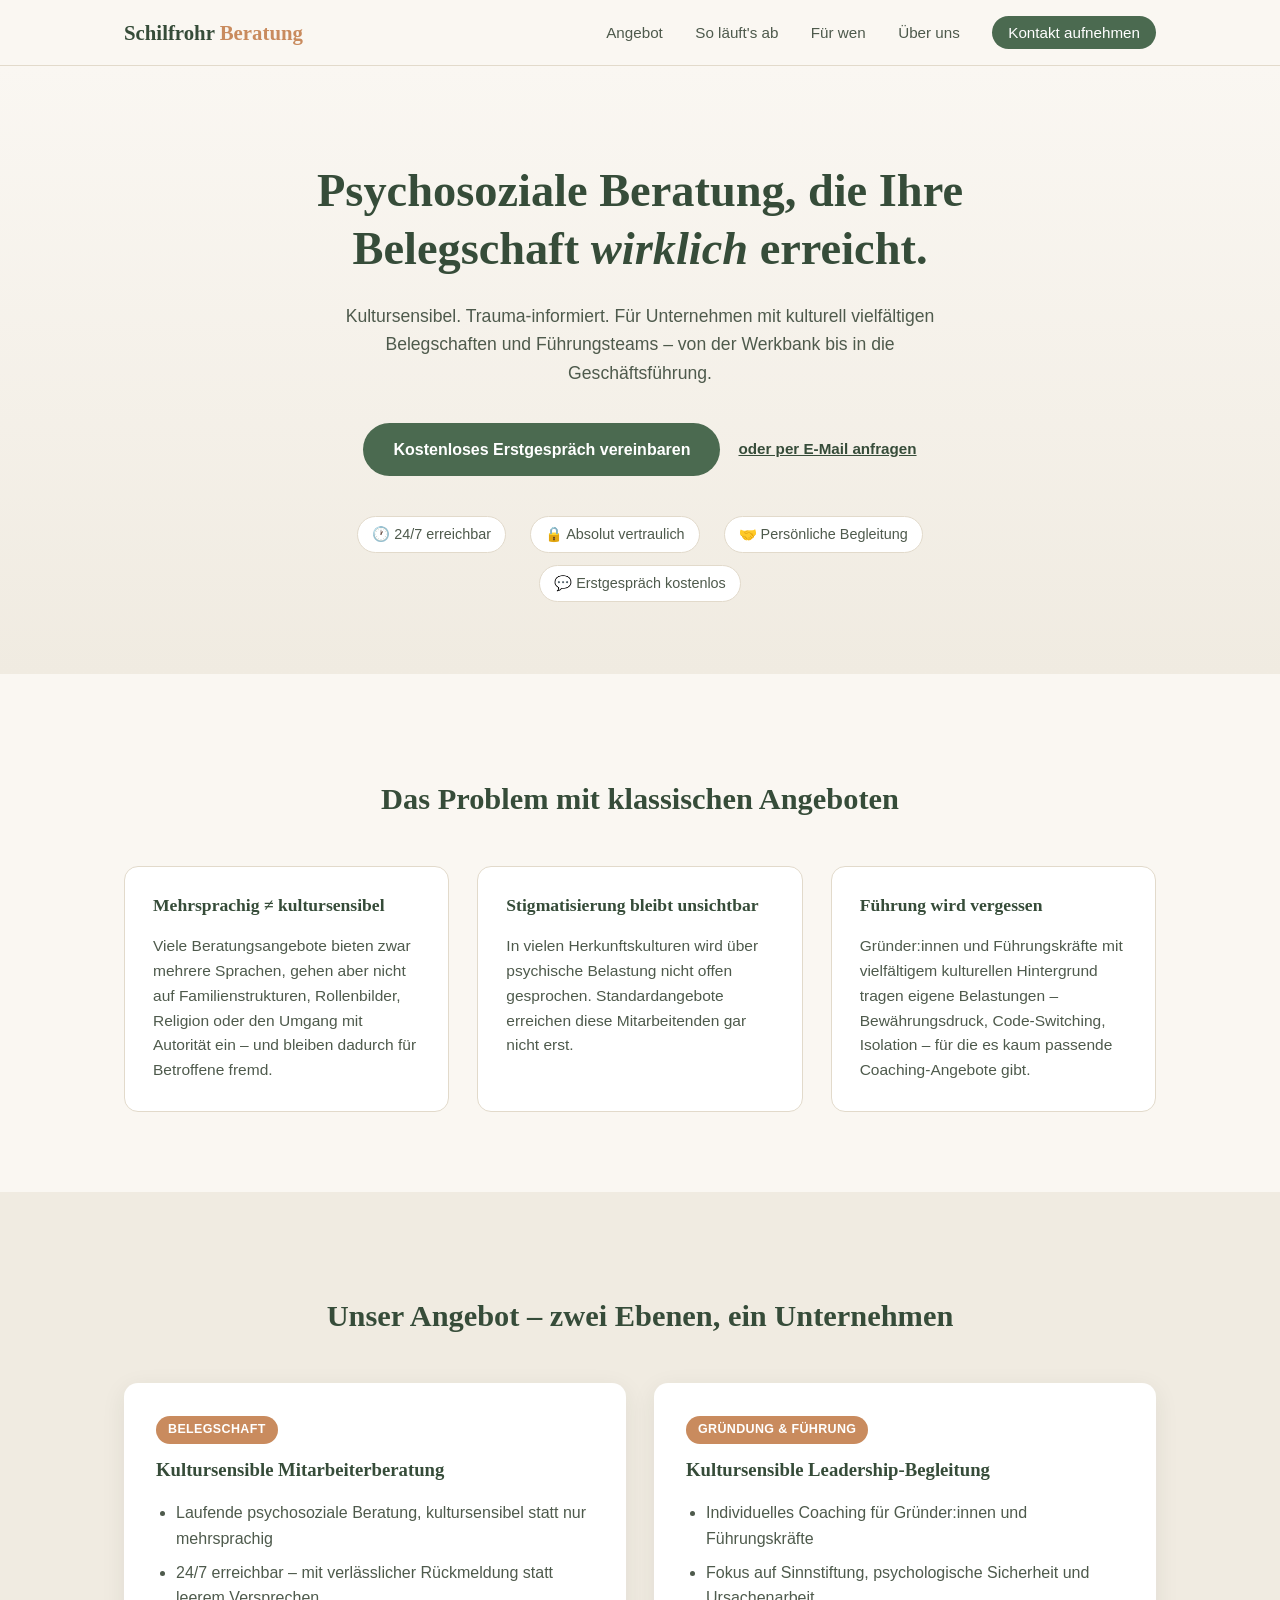
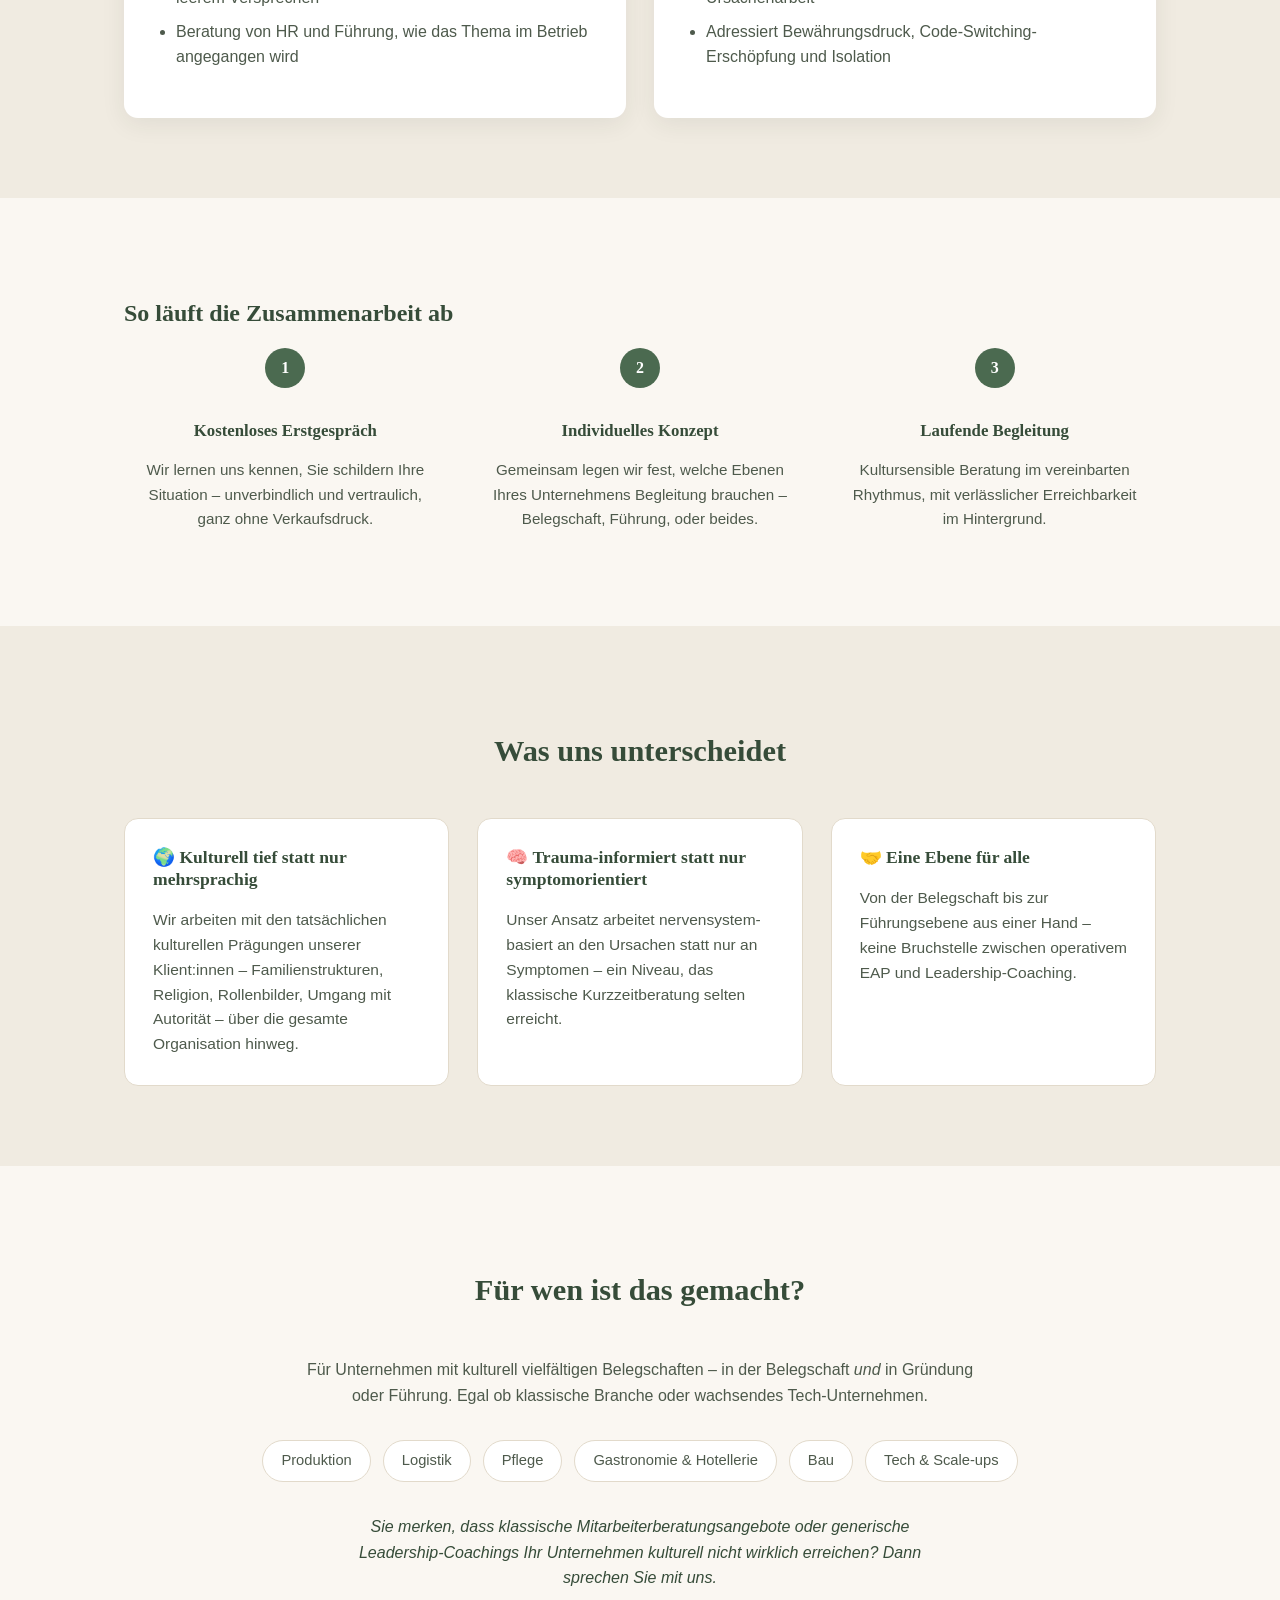
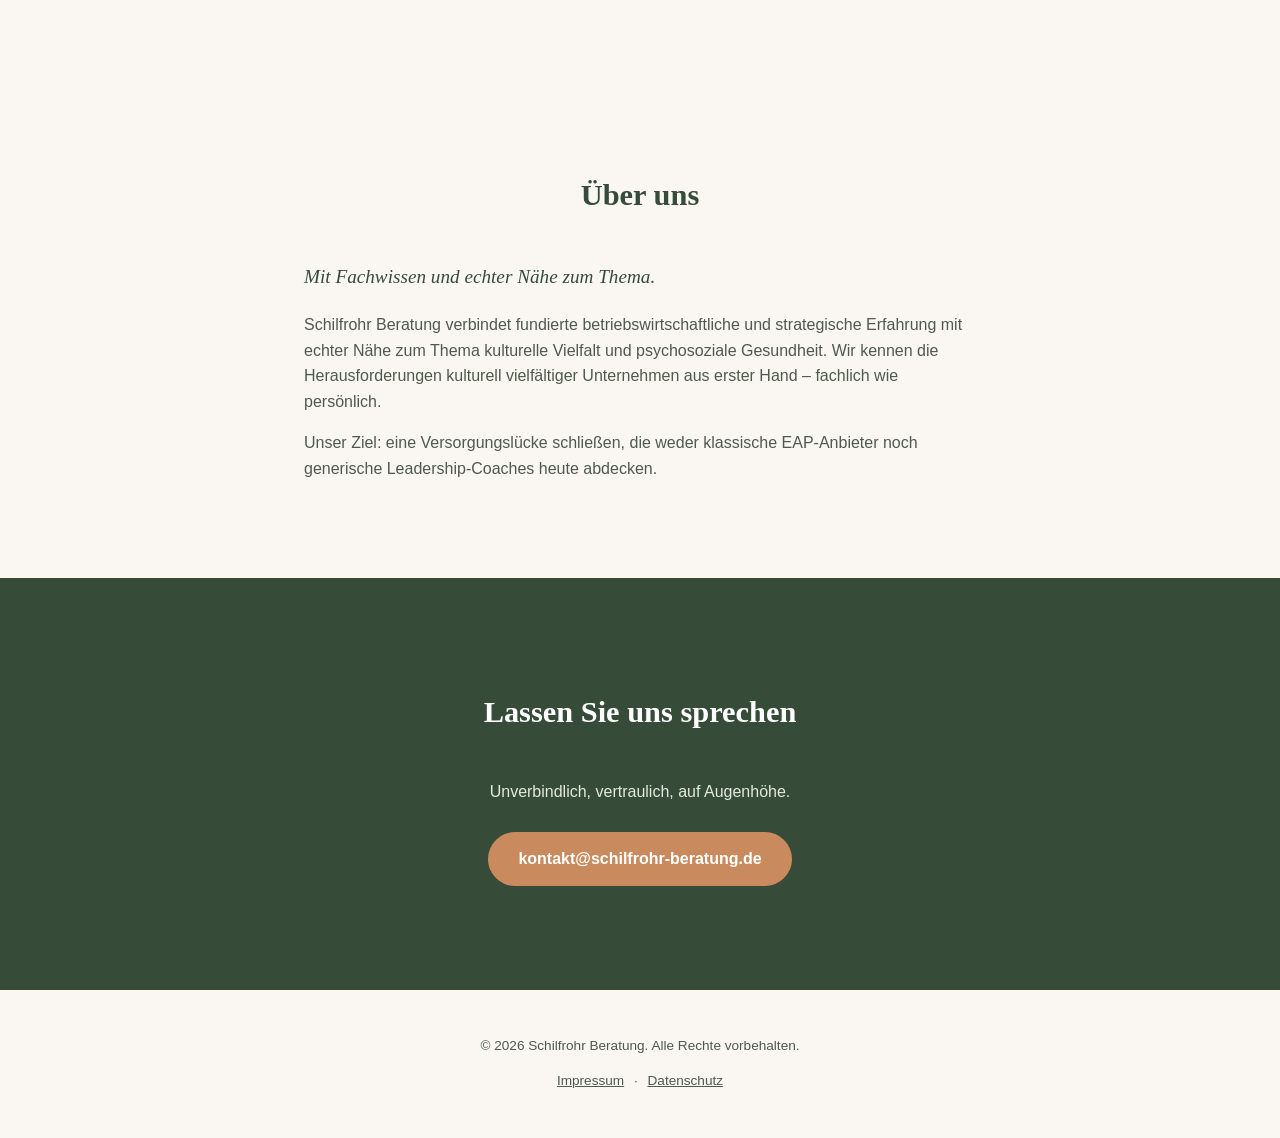
<file: index.html>
<!DOCTYPE html>
<html lang="de">
<head>
<meta charset="UTF-8">
<meta name="viewport" content="width=device-width, initial-scale=1.0">
<title>Schilfrohr Beratung – Kultursensible psychosoziale Beratung für Unternehmen</title>
<meta name="description" content="Kultursensible und trauma-informierte psychosoziale Beratung für kulturell vielfältige Unternehmen – für Belegschaft und Führung.">
<link rel="stylesheet" href="style.css">
</head>
<body>

<header class="site-header">
  <div class="container header-inner">
    <a href="#" class="logo">Schilfrohr <span>Beratung</span></a>
    <nav>
      <a href="#angebot">Angebot</a>
      <a href="#ablauf">So läuft's ab</a>
      <a href="#zielgruppe">Für wen</a>
      <a href="#ueber-uns">Über uns</a>
      <a href="#kontakt" class="nav-cta">Kontakt aufnehmen</a>
    </nav>
  </div>
</header>

<section class="hero">
  <div class="container">
    <h1>Psychosoziale Beratung, die Ihre Belegschaft <em>wirklich</em> erreicht.</h1>
    <p class="hero-sub">
      Kultursensibel. Trauma-informiert. Für Unternehmen mit kulturell
      vielfältigen Belegschaften und Führungsteams –
      von der Werkbank bis in die Geschäftsführung.
    </p>
    <div class="hero-ctas">
      <a href="#kontakt" class="btn-primary">Kostenloses Erstgespräch vereinbaren</a>
      <a href="mailto:kontakt@schilfrohr-beratung.de" class="btn-secondary">oder per E-Mail anfragen</a>
    </div>
    <div class="trust-strip">
      <span>🕐 24/7 erreichbar</span>
      <span>🔒 Absolut vertraulich</span>
      <span>🤝 Persönliche Begleitung</span>
      <span>💬 Erstgespräch kostenlos</span>
    </div>
  </div>
</section>

<section class="problem">
  <div class="container">
    <h2>Das Problem mit klassischen Angeboten</h2>
    <div class="problem-grid">
      <div class="problem-card">
        <h3>Mehrsprachig ≠ kultursensibel</h3>
        <p>Viele Beratungsangebote bieten zwar mehrere Sprachen, gehen aber
        nicht auf Familienstrukturen, Rollenbilder, Religion oder den
        Umgang mit Autorität ein – und bleiben dadurch für Betroffene fremd.</p>
      </div>
      <div class="problem-card">
        <h3>Stigmatisierung bleibt unsichtbar</h3>
        <p>In vielen Herkunftskulturen wird über psychische Belastung nicht
        offen gesprochen. Standardangebote erreichen diese Mitarbeitenden
        gar nicht erst.</p>
      </div>
      <div class="problem-card">
        <h3>Führung wird vergessen</h3>
        <p>Gründer:innen und Führungskräfte mit vielfältigem kulturellen
        Hintergrund tragen eigene Belastungen – Bewährungsdruck,
        Code-Switching, Isolation – für die es kaum passende
        Coaching-Angebote gibt.</p>
      </div>
    </div>
  </div>
</section>

<section class="angebot" id="angebot">
  <div class="container">
    <h2>Unser Angebot – zwei Ebenen, ein Unternehmen</h2>
    <div class="angebot-grid">
      <div class="angebot-card">
        <span class="tag">Belegschaft</span>
        <h3>Kultursensible Mitarbeiterberatung</h3>
        <ul>
          <li>Laufende psychosoziale Beratung, kultursensibel statt nur mehrsprachig</li>
          <li>24/7 erreichbar – mit verlässlicher Rückmeldung statt leerem Versprechen</li>
          <li>Beratung von HR und Führung, wie das Thema im Betrieb angegangen wird</li>
        </ul>
      </div>
      <div class="angebot-card">
        <span class="tag">Gründung &amp; Führung</span>
        <h3>Kultursensible Leadership-Begleitung</h3>
        <ul>
          <li>Individuelles Coaching für Gründer:innen und Führungskräfte</li>
          <li>Fokus auf Sinnstiftung, psychologische Sicherheit und Ursachenarbeit</li>
          <li>Adressiert Bewährungsdruck, Code-Switching-Erschöpfung und Isolation</li>
        </ul>
      </div>
    </div>
  </div>
</section>

<section class="ablauf" id="ablauf">
  <div class="container">
    <h2>So läuft die Zusammenarbeit ab</h2>
    <div class="ablauf-grid">
      <div class="ablauf-step">
        <span class="step-num">1</span>
        <h3>Kostenloses Erstgespräch</h3>
        <p>Wir lernen uns kennen, Sie schildern Ihre Situation – unverbindlich
        und vertraulich, ganz ohne Verkaufsdruck.</p>
      </div>
      <div class="ablauf-step">
        <span class="step-num">2</span>
        <h3>Individuelles Konzept</h3>
        <p>Gemeinsam legen wir fest, welche Ebenen Ihres Unternehmens
        Begleitung brauchen – Belegschaft, Führung, oder beides.</p>
      </div>
      <div class="ablauf-step">
        <span class="step-num">3</span>
        <h3>Laufende Begleitung</h3>
        <p>Kultursensible Beratung im vereinbarten Rhythmus, mit
        verlässlicher Erreichbarkeit im Hintergrund.</p>
      </div>
    </div>
  </div>
</section>

<section class="usp">
  <div class="container">
    <h2>Was uns unterscheidet</h2>
    <div class="usp-grid">
      <div class="usp-item">
        <h3>🌍 Kulturell tief statt nur mehrsprachig</h3>
        <p>Wir arbeiten mit den tatsächlichen kulturellen Prägungen unserer
        Klient:innen – Familienstrukturen, Religion, Rollenbilder, Umgang
        mit Autorität – über die gesamte Organisation hinweg.</p>
      </div>
      <div class="usp-item">
        <h3>🧠 Trauma-informiert statt nur symptomorientiert</h3>
        <p>Unser Ansatz arbeitet nervensystem-basiert an den Ursachen statt
        nur an Symptomen – ein Niveau, das klassische Kurzzeitberatung
        selten erreicht.</p>
      </div>
      <div class="usp-item">
        <h3>🤝 Eine Ebene für alle</h3>
        <p>Von der Belegschaft bis zur Führungsebene aus einer Hand – keine
        Bruchstelle zwischen operativem EAP und Leadership-Coaching.</p>
      </div>
    </div>
  </div>
</section>

<section class="zielgruppe" id="zielgruppe">
  <div class="container">
    <h2>Für wen ist das gemacht?</h2>
    <p class="zielgruppe-intro">
      Für Unternehmen mit kulturell vielfältigen Belegschaften – in der
      Belegschaft <em>und</em> in Gründung oder Führung. Egal ob klassische
      Branche oder wachsendes Tech-Unternehmen.
    </p>
    <div class="branchen">
      <span>Produktion</span>
      <span>Logistik</span>
      <span>Pflege</span>
      <span>Gastronomie &amp; Hotellerie</span>
      <span>Bau</span>
      <span>Tech &amp; Scale-ups</span>
    </div>
    <p class="zielgruppe-note">
      Sie merken, dass klassische Mitarbeiterberatungsangebote oder generische
      Leadership-Coachings Ihr Unternehmen kulturell nicht wirklich erreichen?
      Dann sprechen Sie mit uns.
    </p>
  </div>
</section>

<section class="ueber-uns" id="ueber-uns">
  <div class="container ueber-uns-inner">
    <div>
      <h2>Über uns</h2>
      <p class="ueber-uns-lead">Mit Fachwissen und echter Nähe zum Thema.</p>
      <p>
        Schilfrohr Beratung verbindet fundierte betriebswirtschaftliche und
        strategische Erfahrung mit echter Nähe zum Thema kulturelle
        Vielfalt und psychosoziale Gesundheit. Wir kennen die
        Herausforderungen kulturell vielfältiger Unternehmen aus erster
        Hand – fachlich wie persönlich.
      </p>
      <p>
        Unser Ziel: eine Versorgungslücke schließen, die weder klassische
        EAP-Anbieter noch generische Leadership-Coaches heute abdecken.
      </p>
    </div>
  </div>
</section>

<section class="kontakt" id="kontakt">
  <div class="container kontakt-inner">
    <h2>Lassen Sie uns sprechen</h2>
    <p>Unverbindlich, vertraulich, auf Augenhöhe.</p>
    <a class="btn-primary" href="mailto:kontakt@schilfrohr-beratung.de">
      kontakt@schilfrohr-beratung.de
    </a>
    <p class="kontakt-note">
      <!-- TODO: E-Mail-Adresse, Telefonnummer und ggf. Kontaktformular ergänzen -->
    </p>
  </div>
</section>

<footer class="site-footer">
  <div class="container">
    <p>&copy; <span id="year"></span> Schilfrohr Beratung. Alle Rechte vorbehalten.</p>
    <p class="footer-links"><a href="impressum.html">Impressum</a> · <a href="datenschutz.html">Datenschutz</a></p>
  </div>
</footer>

<script>
  document.getElementById('year').textContent = new Date().getFullYear();
</script>

</body>
</html>
</file>
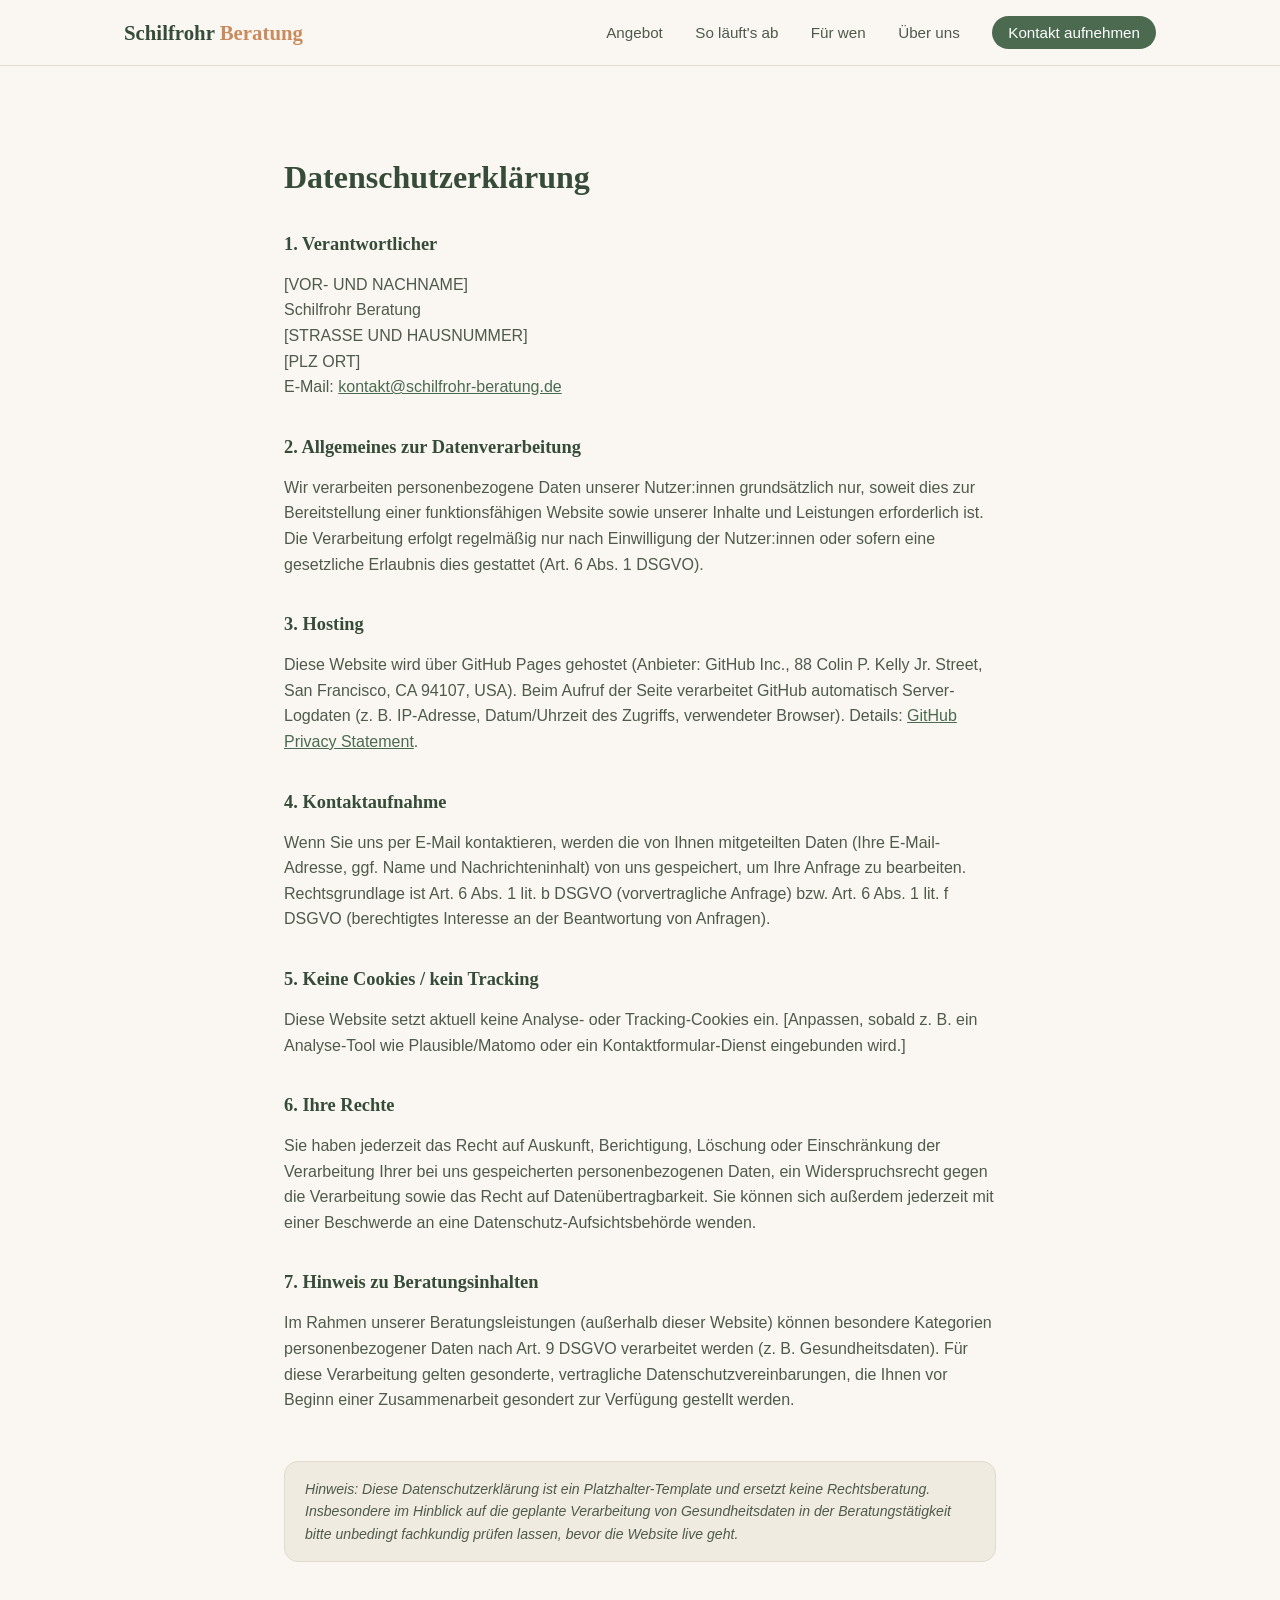
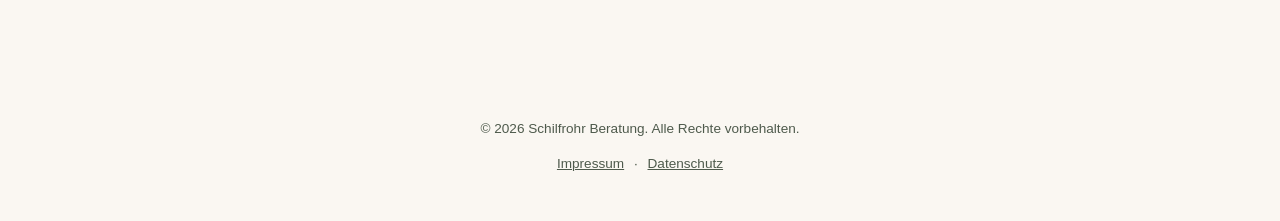
<file: datenschutz.html>
<!DOCTYPE html>
<html lang="de">
<head>
<meta charset="UTF-8">
<meta name="viewport" content="width=device-width, initial-scale=1.0">
<title>Datenschutzerklärung – Schilfrohr Beratung</title>
<link rel="stylesheet" href="style.css">
</head>
<body>

<header class="site-header">
  <div class="container header-inner">
    <a href="index.html" class="logo">Schilfrohr <span>Beratung</span></a>
    <nav>
      <a href="index.html#angebot">Angebot</a>
      <a href="index.html#ablauf">So läuft's ab</a>
      <a href="index.html#zielgruppe">Für wen</a>
      <a href="index.html#ueber-uns">Über uns</a>
      <a href="index.html#kontakt" class="nav-cta">Kontakt aufnehmen</a>
    </nav>
  </div>
</header>

<section class="legal">
  <div class="container legal-inner">
    <h1>Datenschutzerklärung</h1>

    <!--
      TODO: Alle [PLATZHALTER] ersetzen und Inhalt an die tatsächlich
      eingesetzten Tools/Dienste anpassen (siehe interne Notiz "Datenschutz"
      und "Verzeichnis von Verarbeitungstätigkeiten" im Vault).
      Da hier voraussichtlich später auch Gesundheitsdaten (Art. 9 DSGVO)
      verarbeitet werden (Beratungsgespräche, ggf. App/Matching), unbedingt
      vor Live-Gang von einer/einem Datenschutzbeauftragten oder
      Fachanwält:in prüfen lassen — reicht über eine reine Website-
      Datenschutzerklärung hinaus.
    -->

    <h2>1. Verantwortlicher</h2>
    <p>
      [VOR- UND NACHNAME]<br>
      Schilfrohr Beratung<br>
      [STRASSE UND HAUSNUMMER]<br>
      [PLZ ORT]<br>
      E-Mail: <a href="mailto:kontakt@schilfrohr-beratung.de">kontakt@schilfrohr-beratung.de</a>
    </p>

    <h2>2. Allgemeines zur Datenverarbeitung</h2>
    <p>
      Wir verarbeiten personenbezogene Daten unserer Nutzer:innen
      grundsätzlich nur, soweit dies zur Bereitstellung einer
      funktionsfähigen Website sowie unserer Inhalte und Leistungen
      erforderlich ist. Die Verarbeitung erfolgt regelmäßig nur nach
      Einwilligung der Nutzer:innen oder sofern eine gesetzliche Erlaubnis
      dies gestattet (Art. 6 Abs. 1 DSGVO).
    </p>

    <h2>3. Hosting</h2>
    <p>
      Diese Website wird über GitHub Pages gehostet (Anbieter: GitHub Inc.,
      88 Colin P. Kelly Jr. Street, San Francisco, CA 94107, USA). Beim
      Aufruf der Seite verarbeitet GitHub automatisch Server-Logdaten
      (z. B. IP-Adresse, Datum/Uhrzeit des Zugriffs, verwendeter Browser).
      Details: <a href="https://docs.github.com/site-policy/privacy-policies/github-privacy-statement" target="_blank" rel="noopener">GitHub Privacy Statement</a>.
    </p>

    <h2>4. Kontaktaufnahme</h2>
    <p>
      Wenn Sie uns per E-Mail kontaktieren, werden die von Ihnen
      mitgeteilten Daten (Ihre E-Mail-Adresse, ggf. Name und
      Nachrichteninhalt) von uns gespeichert, um Ihre Anfrage zu bearbeiten.
      Rechtsgrundlage ist Art. 6 Abs. 1 lit. b DSGVO (vorvertragliche
      Anfrage) bzw. Art. 6 Abs. 1 lit. f DSGVO (berechtigtes Interesse an
      der Beantwortung von Anfragen).
    </p>

    <h2>5. Keine Cookies / kein Tracking</h2>
    <p>
      Diese Website setzt aktuell keine Analyse- oder Tracking-Cookies
      ein. [Anpassen, sobald z. B. ein Analyse-Tool wie Plausible/Matomo
      oder ein Kontaktformular-Dienst eingebunden wird.]
    </p>

    <h2>6. Ihre Rechte</h2>
    <p>
      Sie haben jederzeit das Recht auf Auskunft, Berichtigung, Löschung
      oder Einschränkung der Verarbeitung Ihrer bei uns gespeicherten
      personenbezogenen Daten, ein Widerspruchsrecht gegen die
      Verarbeitung sowie das Recht auf Datenübertragbarkeit. Sie können
      sich außerdem jederzeit mit einer Beschwerde an eine
      Datenschutz-Aufsichtsbehörde wenden.
    </p>

    <h2>7. Hinweis zu Beratungsinhalten</h2>
    <p>
      Im Rahmen unserer Beratungsleistungen (außerhalb dieser Website)
      können besondere Kategorien personenbezogener Daten nach Art. 9
      DSGVO verarbeitet werden (z. B. Gesundheitsdaten). Für diese
      Verarbeitung gelten gesonderte, vertragliche
      Datenschutzvereinbarungen, die Ihnen vor Beginn einer
      Zusammenarbeit gesondert zur Verfügung gestellt werden.
    </p>

    <p class="legal-note">
      Hinweis: Diese Datenschutzerklärung ist ein Platzhalter-Template
      und ersetzt keine Rechtsberatung. Insbesondere im Hinblick auf die
      geplante Verarbeitung von Gesundheitsdaten in der Beratungstätigkeit
      bitte unbedingt fachkundig prüfen lassen, bevor die Website live
      geht.
    </p>
  </div>
</section>

<footer class="site-footer">
  <div class="container">
    <p>&copy; <span id="year"></span> Schilfrohr Beratung. Alle Rechte vorbehalten.</p>
    <p class="footer-links"><a href="impressum.html">Impressum</a> · <a href="datenschutz.html">Datenschutz</a></p>
  </div>
</footer>

<script>
  document.getElementById('year').textContent = new Date().getFullYear();
</script>

</body>
</html>
</file>
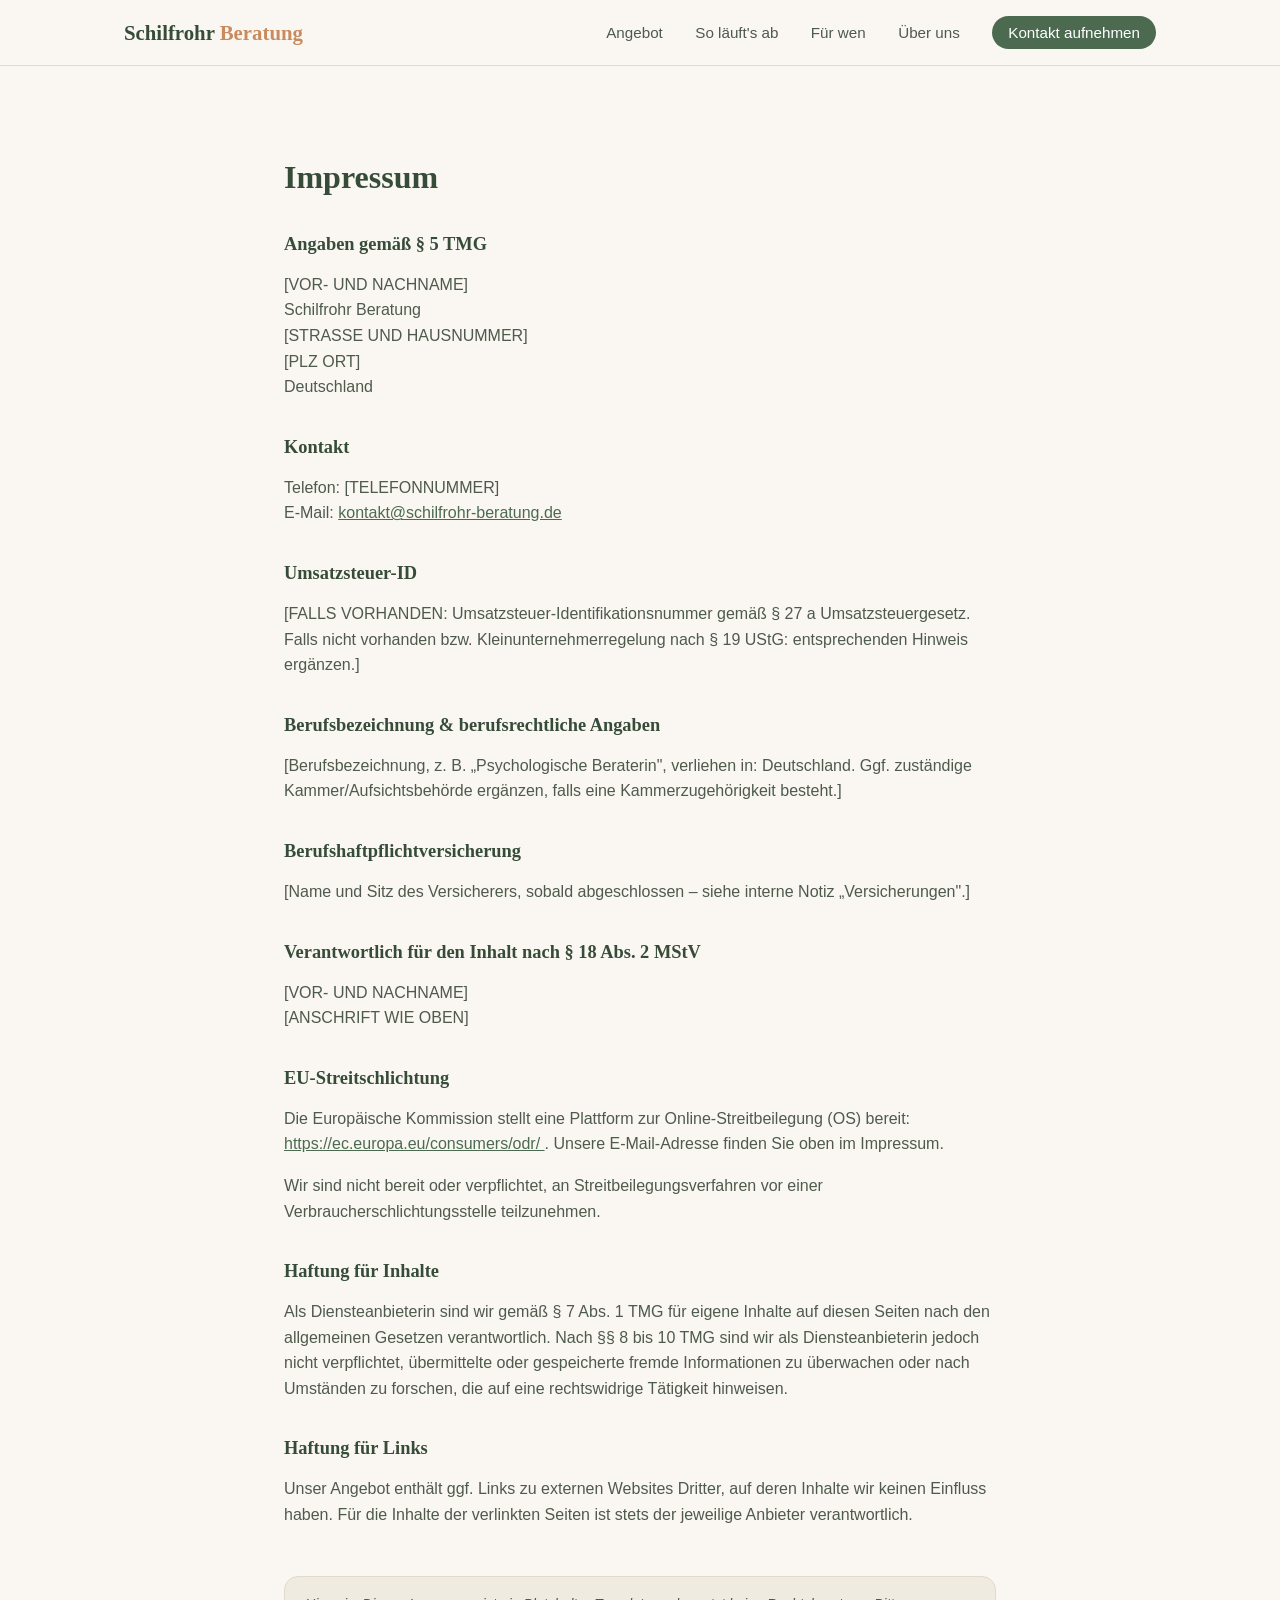
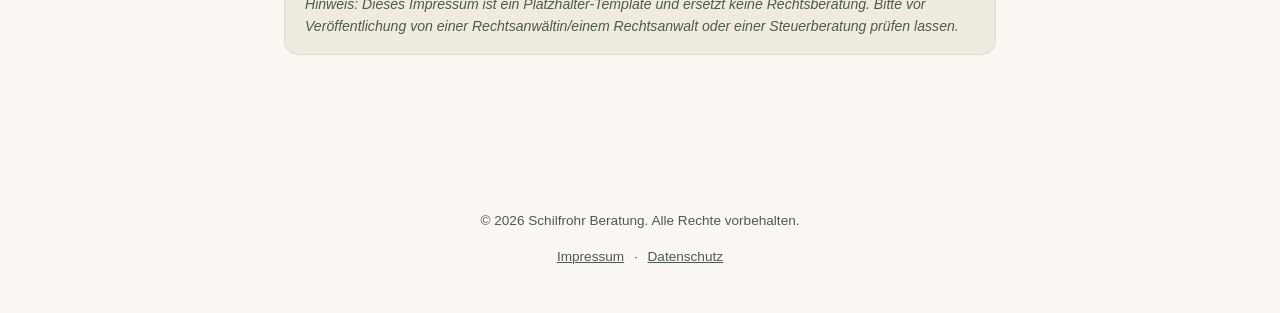
<file: impressum.html>
<!DOCTYPE html>
<html lang="de">
<head>
<meta charset="UTF-8">
<meta name="viewport" content="width=device-width, initial-scale=1.0">
<title>Impressum – Schilfrohr Beratung</title>
<link rel="stylesheet" href="style.css">
</head>
<body>

<header class="site-header">
  <div class="container header-inner">
    <a href="index.html" class="logo">Schilfrohr <span>Beratung</span></a>
    <nav>
      <a href="index.html#angebot">Angebot</a>
      <a href="index.html#ablauf">So läuft's ab</a>
      <a href="index.html#zielgruppe">Für wen</a>
      <a href="index.html#ueber-uns">Über uns</a>
      <a href="index.html#kontakt" class="nav-cta">Kontakt aufnehmen</a>
    </nav>
  </div>
</header>

<section class="legal">
  <div class="container legal-inner">
    <h1>Impressum</h1>

    <!--
      TODO: Alle [PLATZHALTER] durch echte Angaben ersetzen.
      Pflichtangaben gemäß § 5 TMG / § 18 MStV.
      Bei freiberuflicher psychosozialer Beratung ggf. zusätzlich:
      - Kammer/Berufsbezeichnung, falls zutreffend (z.B. Heilpraktiker Psychotherapie,
        Psychologische:r Berater:in etc.) inkl. verleihendem Staat
      - Ggf. Berufshaftpflichtversicherung mit Namen & Sitz des Versicherers
      Im Zweifel von einer Anwältin/einem Anwalt oder Steuerberater:in prüfen lassen.
    -->

    <h2>Angaben gemäß § 5 TMG</h2>
    <p>
      [VOR- UND NACHNAME]<br>
      Schilfrohr Beratung<br>
      [STRASSE UND HAUSNUMMER]<br>
      [PLZ ORT]<br>
      Deutschland
    </p>

    <h2>Kontakt</h2>
    <p>
      Telefon: [TELEFONNUMMER]<br>
      E-Mail: <a href="mailto:kontakt@schilfrohr-beratung.de">kontakt@schilfrohr-beratung.de</a>
    </p>

    <h2>Umsatzsteuer-ID</h2>
    <p>
      [FALLS VORHANDEN: Umsatzsteuer-Identifikationsnummer gemäß § 27 a
      Umsatzsteuergesetz. Falls nicht vorhanden bzw. Kleinunternehmerregelung
      nach § 19 UStG: entsprechenden Hinweis ergänzen.]
    </p>

    <h2>Berufsbezeichnung &amp; berufsrechtliche Angaben</h2>
    <p>
      [Berufsbezeichnung, z. B. „Psychologische Beraterin", verliehen in:
      Deutschland. Ggf. zuständige Kammer/Aufsichtsbehörde ergänzen, falls
      eine Kammerzugehörigkeit besteht.]
    </p>

    <h2>Berufshaftpflichtversicherung</h2>
    <p>
      [Name und Sitz des Versicherers, sobald abgeschlossen –
      siehe interne Notiz „Versicherungen".]
    </p>

    <h2>Verantwortlich für den Inhalt nach § 18 Abs. 2 MStV</h2>
    <p>
      [VOR- UND NACHNAME]<br>
      [ANSCHRIFT WIE OBEN]
    </p>

    <h2>EU-Streitschlichtung</h2>
    <p>
      Die Europäische Kommission stellt eine Plattform zur
      Online-Streitbeilegung (OS) bereit:
      <a href="https://ec.europa.eu/consumers/odr/" target="_blank" rel="noopener">
        https://ec.europa.eu/consumers/odr/
      </a>. Unsere E-Mail-Adresse finden Sie oben im Impressum.
    </p>
    <p>
      Wir sind nicht bereit oder verpflichtet, an
      Streitbeilegungsverfahren vor einer Verbraucherschlichtungsstelle
      teilzunehmen.
    </p>

    <h2>Haftung für Inhalte</h2>
    <p>
      Als Diensteanbieterin sind wir gemäß § 7 Abs. 1 TMG für eigene
      Inhalte auf diesen Seiten nach den allgemeinen Gesetzen
      verantwortlich. Nach §§ 8 bis 10 TMG sind wir als Diensteanbieterin
      jedoch nicht verpflichtet, übermittelte oder gespeicherte fremde
      Informationen zu überwachen oder nach Umständen zu forschen, die auf
      eine rechtswidrige Tätigkeit hinweisen.
    </p>

    <h2>Haftung für Links</h2>
    <p>
      Unser Angebot enthält ggf. Links zu externen Websites Dritter, auf
      deren Inhalte wir keinen Einfluss haben. Für die Inhalte der
      verlinkten Seiten ist stets der jeweilige Anbieter verantwortlich.
    </p>

    <p class="legal-note">
      Hinweis: Dieses Impressum ist ein Platzhalter-Template und ersetzt
      keine Rechtsberatung. Bitte vor Veröffentlichung von einer
      Rechtsanwältin/einem Rechtsanwalt oder einer Steuerberatung prüfen
      lassen.
    </p>
  </div>
</section>

<footer class="site-footer">
  <div class="container">
    <p>&copy; <span id="year"></span> Schilfrohr Beratung. Alle Rechte vorbehalten.</p>
    <p class="footer-links"><a href="impressum.html">Impressum</a> · <a href="datenschutz.html">Datenschutz</a></p>
  </div>
</footer>

<script>
  document.getElementById('year').textContent = new Date().getFullYear();
</script>

</body>
</html>
</file>
<file: style.css>
:root {
  --color-bg: #FAF7F2;
  --color-bg-alt: #F0EBE1;
  --color-ink: #2B332A;
  --color-ink-soft: #4E5A4C;
  --color-primary: #4B6A50;
  --color-primary-dark: #364C39;
  --color-accent: #C98B5E;
  --color-card-bg: #FFFFFF;
  --color-border: #E2DACB;
  --radius: 14px;
  --max-width: 1080px;
  --shadow: 0 6px 24px rgba(43, 51, 42, 0.08);
}

* { box-sizing: border-box; }

html { scroll-behavior: smooth; }

body {
  margin: 0;
  font-family: "Segoe UI", "Helvetica Neue", Arial, sans-serif;
  color: var(--color-ink);
  background: var(--color-bg);
  line-height: 1.6;
}

h1, h2, h3 {
  font-family: Georgia, "Times New Roman", serif;
  color: var(--color-primary-dark);
  line-height: 1.25;
}

.container {
  max-width: var(--max-width);
  margin: 0 auto;
  padding: 0 24px;
}

/* Header */
.site-header {
  position: sticky;
  top: 0;
  background: rgba(250, 247, 242, 0.92);
  backdrop-filter: blur(6px);
  border-bottom: 1px solid var(--color-border);
  z-index: 10;
}

.header-inner {
  display: flex;
  align-items: center;
  justify-content: space-between;
  padding-top: 16px;
  padding-bottom: 16px;
}

.logo {
  font-family: Georgia, serif;
  font-size: 1.3rem;
  font-weight: bold;
  color: var(--color-primary-dark);
  text-decoration: none;
}

.logo span { color: var(--color-accent); }

nav a {
  margin-left: 28px;
  text-decoration: none;
  color: var(--color-ink-soft);
  font-size: 0.95rem;
}

nav a:hover { color: var(--color-primary); }

.nav-cta {
  background: var(--color-primary);
  color: #fff !important;
  padding: 8px 16px;
  border-radius: 999px;
}

.nav-cta:hover { background: var(--color-primary-dark); }

/* Hero */
.hero {
  padding: 96px 0 72px;
  text-align: center;
  background: linear-gradient(180deg, var(--color-bg) 0%, var(--color-bg-alt) 100%);
}

.hero h1 {
  font-size: clamp(2rem, 4vw, 2.9rem);
  max-width: 780px;
  margin: 0 auto 24px;
}

.hero-sub {
  max-width: 620px;
  margin: 0 auto 36px;
  color: var(--color-ink-soft);
  font-size: 1.1rem;
}

.btn-primary {
  display: inline-block;
  background: var(--color-primary);
  color: #fff;
  text-decoration: none;
  padding: 14px 30px;
  border-radius: 999px;
  font-weight: 600;
  transition: background 0.2s ease, transform 0.2s ease;
}

.btn-primary:hover {
  background: var(--color-primary-dark);
  transform: translateY(-1px);
}

.hero-ctas {
  display: flex;
  flex-wrap: wrap;
  align-items: center;
  justify-content: center;
  gap: 18px;
  margin-bottom: 40px;
}

.btn-secondary {
  color: var(--color-primary-dark);
  text-decoration: underline;
  font-weight: 600;
  font-size: 0.95rem;
}

.btn-secondary:hover { color: var(--color-primary); }

.trust-strip {
  display: flex;
  flex-wrap: wrap;
  justify-content: center;
  gap: 12px 24px;
  max-width: 720px;
  margin: 0 auto;
}

.trust-strip span {
  font-size: 0.9rem;
  color: var(--color-ink-soft);
  background: var(--color-card-bg);
  border: 1px solid var(--color-border);
  border-radius: 999px;
  padding: 6px 14px;
}

/* Problem */
.problem { padding: 80px 0; }

.problem h2, .angebot h2, .usp h2, .zielgruppe h2, .ueber-uns h2, .kontakt h2 {
  text-align: center;
  font-size: 1.9rem;
  margin-bottom: 48px;
}

.problem-grid, .usp-grid {
  display: grid;
  grid-template-columns: repeat(auto-fit, minmax(240px, 1fr));
  gap: 28px;
}

.problem-card, .usp-item {
  background: var(--color-card-bg);
  border: 1px solid var(--color-border);
  border-radius: var(--radius);
  padding: 28px;
}

.problem-card h3, .usp-item h3 {
  font-size: 1.1rem;
  margin-top: 0;
}

.problem-card p, .usp-item p {
  color: var(--color-ink-soft);
  margin-bottom: 0;
  font-size: 0.97rem;
}

/* Angebot */
.angebot { padding: 80px 0; background: var(--color-bg-alt); }

.angebot-grid {
  display: grid;
  grid-template-columns: repeat(auto-fit, minmax(320px, 1fr));
  gap: 28px;
}

.angebot-card {
  background: var(--color-card-bg);
  border-radius: var(--radius);
  padding: 32px;
  box-shadow: var(--shadow);
}

.tag {
  display: inline-block;
  background: var(--color-accent);
  color: #fff;
  font-size: 0.78rem;
  font-weight: 600;
  letter-spacing: 0.03em;
  text-transform: uppercase;
  padding: 4px 12px;
  border-radius: 999px;
  margin-bottom: 14px;
}

.angebot-card h3 { margin-top: 0; }

.angebot-card ul {
  padding-left: 20px;
  color: var(--color-ink-soft);
}

.angebot-card li { margin-bottom: 8px; }

/* Ablauf */
.ablauf { padding: 80px 0; }

.ablauf-grid {
  display: grid;
  grid-template-columns: repeat(auto-fit, minmax(220px, 1fr));
  gap: 32px;
}

.ablauf-step {
  text-align: center;
  padding: 0 12px;
}

.step-num {
  display: inline-flex;
  align-items: center;
  justify-content: center;
  width: 40px;
  height: 40px;
  border-radius: 50%;
  background: var(--color-primary);
  color: #fff;
  font-family: Georgia, serif;
  font-weight: bold;
  margin-bottom: 16px;
}

.ablauf-step h3 { font-size: 1.05rem; }

.ablauf-step p {
  color: var(--color-ink-soft);
  font-size: 0.95rem;
}

/* USP */
.usp { padding: 80px 0; background: var(--color-bg-alt); }

/* Zielgruppe */
.zielgruppe {
  padding: 80px 0;
  background: var(--color-bg);
  text-align: center;
}

.zielgruppe-intro {
  max-width: 680px;
  margin: 0 auto 32px;
  color: var(--color-ink-soft);
}

.branchen {
  display: flex;
  flex-wrap: wrap;
  justify-content: center;
  gap: 12px;
  margin-bottom: 32px;
}

.branchen span {
  background: var(--color-card-bg);
  border: 1px solid var(--color-border);
  border-radius: 999px;
  padding: 8px 18px;
  font-size: 0.92rem;
  color: var(--color-ink-soft);
}

.zielgruppe-note {
  max-width: 600px;
  margin: 0 auto;
  font-style: italic;
  color: var(--color-primary-dark);
}

/* Ueber uns */
.ueber-uns { padding: 80px 0; }

.ueber-uns-inner {
  max-width: 720px;
}

.ueber-uns p { color: var(--color-ink-soft); }

.ueber-uns-lead {
  font-family: Georgia, serif;
  font-style: italic;
  font-size: 1.2rem;
  color: var(--color-primary-dark) !important;
}

/* Kontakt */
.kontakt {
  padding: 90px 0;
  background: var(--color-primary-dark);
  color: #fff;
  text-align: center;
}

.kontakt h2 { color: #fff; }

.kontakt p { color: #E4E9DE; }

.kontakt .btn-primary {
  background: var(--color-accent);
  margin-top: 12px;
}

.kontakt .btn-primary:hover { background: #B77946; }

.kontakt-note { font-size: 0.85rem; opacity: 0.8; }

/* Footer */
.site-footer {
  padding: 32px 0;
  text-align: center;
  font-size: 0.85rem;
  color: var(--color-ink-soft);
}

.footer-links a {
  color: var(--color-ink-soft);
  margin: 0 6px;
}

/* Legal pages (Impressum / Datenschutz) */
.legal { padding: 64px 0 96px; }

.legal-inner { max-width: 760px; }

.legal h1 {
  font-size: 2rem;
  margin-bottom: 32px;
}

.legal h2 {
  font-size: 1.15rem;
  margin-top: 36px;
  margin-bottom: 10px;
  text-align: left;
}

.legal p, .legal li {
  color: var(--color-ink-soft);
}

.legal a { color: var(--color-primary); }

.legal-note {
  margin-top: 48px;
  padding: 16px 20px;
  background: var(--color-bg-alt);
  border: 1px solid var(--color-border);
  border-radius: var(--radius);
  font-size: 0.88rem;
  font-style: italic;
}

/* Responsive nav */
@media (max-width: 640px) {
  .header-inner { flex-direction: column; gap: 12px; }
  nav a { margin: 0 10px; }
}
</file>
